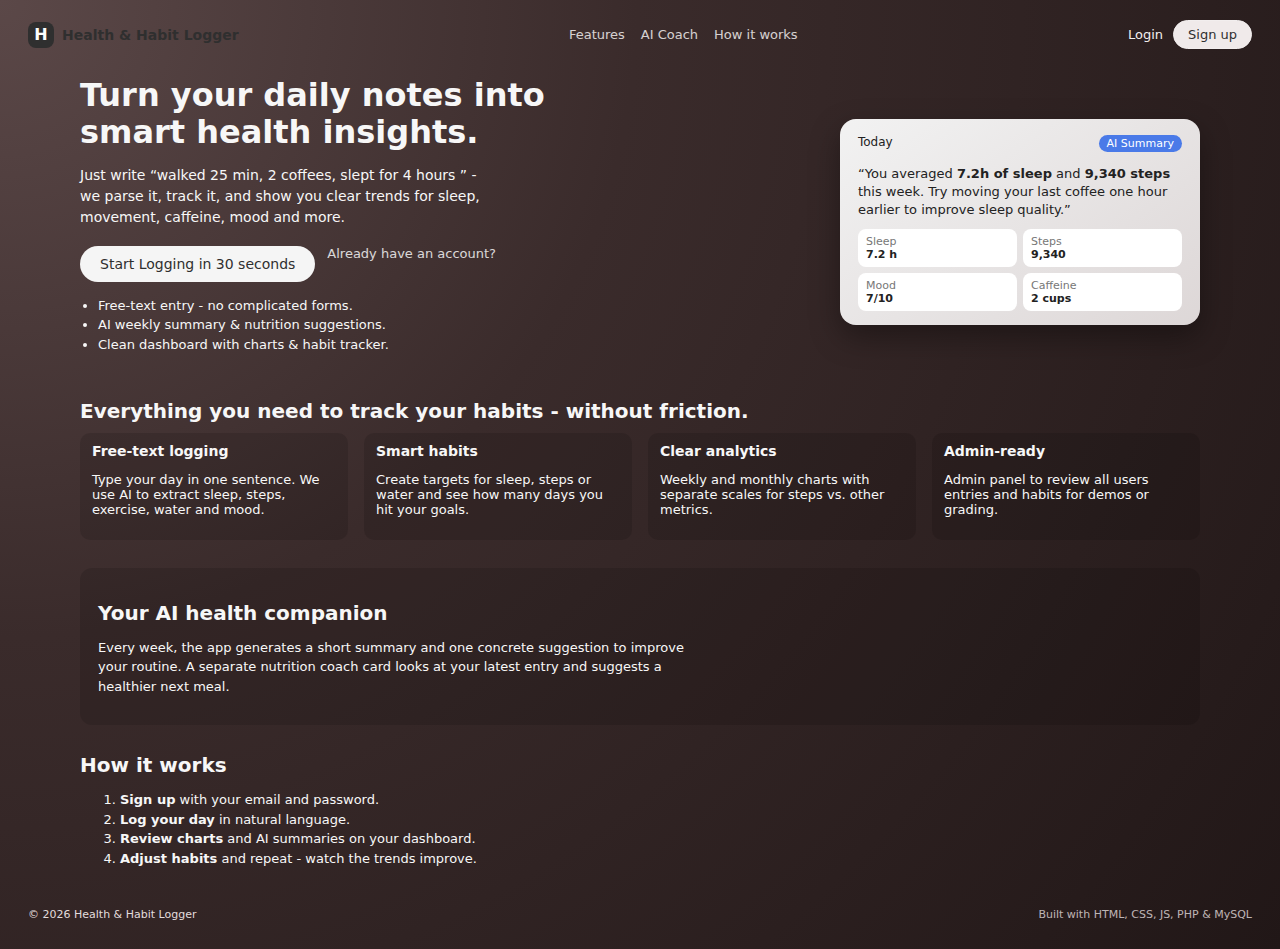
<file: Frontend/index.html>
<!DOCTYPE html>
<html lang="en">
<head>
    <meta charset="UTF-8">
    <meta name="viewport" content="width=device-width, initial-scale=1.0">
    <title>Health & Habit Logger</title>
    <link rel="stylesheet" href="style/style.css">
</head>
<body>
    <div class="landing-shell">
        <header class="landing-header">
            <div class="landing-logo">
                <div class="brand-mark">H</div>
                <span class="brand-text">Health & Habit Logger</span>
            </div>

            <nav class="landing-nav-links">
                <a href="#features">Features</a>
                <a href="#ai">AI Coach</a>
                <a href="#how-it-works">How it works</a>
            </nav>

            <div class="landing-nav-actions">
                <a href="login.html" class="landing-link">Login</a>
                <a href="register.html" class="landing-cta-small">Sign up</a>
            </div>
        </header>

        <main class="landing-main">
            <section class="landing-hero">
                <div class="landing-hero-text">
                    <h1>Turn your daily notes into<br>smart health insights.</h1>
                    <p>
                        Just write “walked 25 min, 2 coffees, slept for 4 hours ” - 
                        we parse it, track it, and show you clear trends for sleep,
                        movement, caffeine, mood and more.
                    </p>

                    <div class="landing-hero-actions">
                        <a href="register.html" class="landing-cta-main">
                            Start Logging in 30 seconds
                        </a>
                        <a href="login.html" class="landing-ghost-link">
                            Already have an account?
                        </a>
                    </div>

                    <ul class="landing-bullets">
                        <li>Free-text entry - no complicated forms.</li>
                        <li>AI weekly summary & nutrition suggestions.</li>
                        <li>Clean dashboard with charts & habit tracker.</li>
                    </ul>
                </div>

                <div class="landing-hero-preview">
                    <div class="landing-preview-card">
                        <div class="landing-preview-header">
                            <span>Today</span>
                            <span class="landing-preview-pill">AI Summary</span>
                        </div>
                        <p class="landing-preview-text">
                            “You averaged <strong>7.2h of sleep</strong> and 
                            <strong>9,340 steps</strong> this week.  
                            Try moving your last coffee one hour earlier to improve sleep quality.”
                        </p>

                        <div class="landing-mini-grid">
                            <div class="landing-mini-stat">
                                <span class="label">Sleep</span>
                                <span class="value">7.2 h</span>
                            </div>
                            <div class="landing-mini-stat">
                                <span class="label">Steps</span>
                                <span class="value">9,340</span>
                            </div>
                            <div class="landing-mini-stat">
                                <span class="label">Mood</span>
                                <span class="value">7/10</span>
                            </div>
                            <div class="landing-mini-stat">
                                <span class="label">Caffeine</span>
                                <span class="value">2 cups</span>
                            </div>
                        </div>
                    </div>
                </div>
            </section>

            <section id="features" class="landing-section">
                <h2>Everything you need to track your habits - without friction.</h2>
                <div class="landing-feature-grid">
                    <div class="landing-feature-card">
                        <h3>Free-text logging</h3>
                        <p>Type your day in one sentence. We use AI to extract sleep, steps, exercise, water and mood.</p>
                    </div>
                    <div class="landing-feature-card">
                        <h3>Smart habits</h3>
                        <p>Create targets for sleep, steps or water and see how many days you hit your goals.</p>
                    </div>
                    <div class="landing-feature-card">
                        <h3>Clear analytics</h3>
                        <p>Weekly and monthly charts with separate scales for steps vs. other metrics.</p>
                    </div>
                    <div class="landing-feature-card">
                        <h3>Admin-ready</h3>
                        <p>Admin panel to review all users entries and habits for demos or grading.</p>
                    </div>
                </div>
            </section>

            <section id="ai" class="landing-section landing-section-soft">
                <h2>Your AI health companion</h2>
                <p class="landing-section-text">
                    Every week, the app generates a short summary and one concrete suggestion to improve your
                    routine. A separate nutrition coach card looks at your latest entry and suggests a healthier
                    next meal.
                </p>
            </section>

            <section id="how-it-works" class="landing-section">
                <h2>How it works</h2>
                <ol class="landing-steps">
                    <li><strong>Sign up</strong> with your email and password.</li>
                    <li><strong>Log your day</strong> in natural language.</li>
                    <li><strong>Review charts</strong> and AI summaries on your dashboard.</li>
                    <li><strong>Adjust habits</strong> and repeat - watch the trends improve.</li>
                </ol>
            </section>
        </main>

        <footer class="landing-footer">
            <span>© <span id="yearSpan"></span> Health & Habit Logger</span>
            <span class="landing-footer-small">Built with HTML, CSS, JS, PHP & MySQL</span>
        </footer>
    </div>

    <script>
        document.getElementById('yearSpan').textContent = new Date().getFullYear();
    </script>
</body>
</html>
</file>
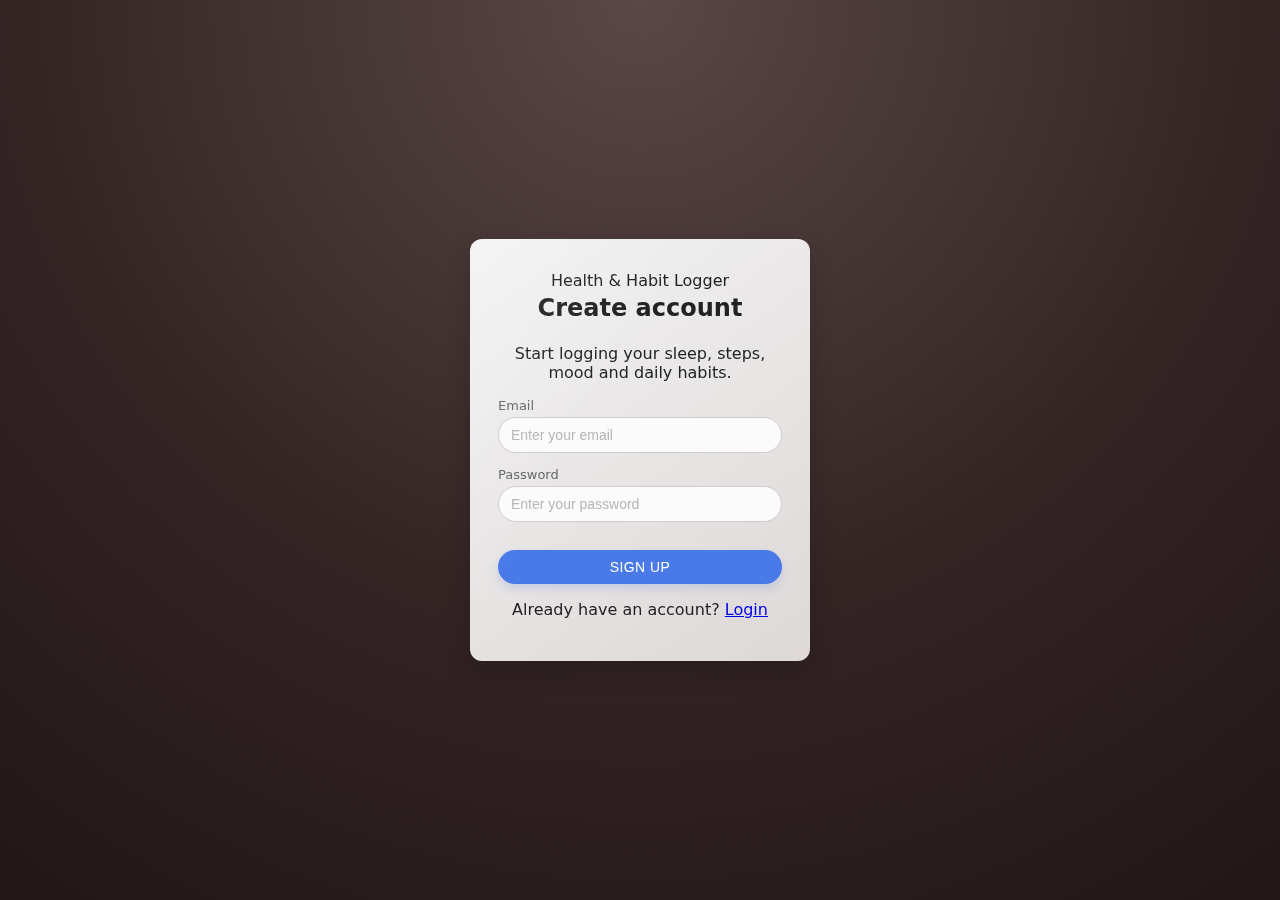
<file: Frontend/register.html>
<!DOCTYPE html>
<html lang="en">
<head>
    <meta charset="UTF-8">
    <meta name="viewport" content="width=device-width, initial-scale=1.0">
    <title>Register – Health & Habit Logger</title>
    <link rel="stylesheet" href="style/style.css">
</head>
<body>
    <div class="auth-shell">
        <div class="auth-card">
            <div class="auth-brand">
                <span class="auth-logo-dot"></span>
                <span class="auth-brand-text">Health & Habit Logger</span>
            </div>

            <h2 class="auth-heading">Create account</h2>
            <p class="auth-subtitle">
                Start logging your sleep, steps, mood and daily habits.
            </p>

            <div class="auth-form-group">
                <label class="auth-label" for="emailInput">Email</label>
                <input class="auth-input" id="emailInput" type="email" placeholder="Enter your email">
            </div>

            <div class="auth-form-group">
                <label class="auth-label" for="passwordInput">Password</label>
                <input class="auth-input" id="passwordInput" type="password" placeholder="Enter your password">
            </div>

            <!-- keep id="loginButton" so your existing register.js still works -->
            <button class="auth-btn" id="loginButton" type="button">Sign up</button>

            <p class="auth-footer-text">
                Already have an account?
                <a href="login.html" class="auth-link">Login</a>
            </p>
        </div>
    </div>

    <script defer src="scripts/axios.js"></script>
    <script defer src="scripts/register.js"></script>
</body>
</html>
</file>
<file: Frontend/style/style.css>
/* =========================
   Global Design Tokens
   ========================= */
:root {
    --bg-dark: #4b3b3b;
    --bg-card: #e8e4e4;
    --bg-inner: #f7f7f7;

    --text-main: #222;
    --text-muted: #666;
    --text-soft: #999;

    --accent-dark: #2f2f2f;
    --accent-primary: #4a7ae8;
    --accent-primary-soft: rgba(74, 122, 232, 0.08);
    --accent-danger: #c34141;
    --accent-success: #3f8f55;

    --border-soft: #d1caca;
    --border-strong: #b0a6a6;

    --radius-sm: 4px;
    --radius-md: 8px;
    --radius-lg: 12px;
    --radius-pill: 999px;

    --shadow-soft: 0 10px 25px rgba(0, 0, 0, 0.18);

    --font-main: system-ui, -apple-system, BlinkMacSystemFont, "Segoe UI", sans-serif;
}

/* Reset-ish */
*,
*::before,
*::after {
    box-sizing: border-box;
}

html, body {
    margin: 0;
    padding: 0;
}

body {
    font-family: var(--font-main);
    background: #f4f4f4;
    color: var(--text-main);
}

/* Simple scroll styling */
body {
    scrollbar-width: thin;
    scrollbar-color: var(--accent-primary-soft) transparent;
}
body::-webkit-scrollbar {
    width: 8px;
}
body::-webkit-scrollbar-thumb {
    background: var(--accent-primary-soft);
    border-radius: 4px;
}

/* Utility */
.hidden {
    display: none !important;
}

/* =========================
   AUTH PAGES (Login / Register)
   ========================= */

.auth-shell {
    min-height: 100vh;
    background: radial-gradient(circle at top, #5a4747 0, #342525 55%, #221616 100%);
    display: flex;
    align-items: center;
    justify-content: center;
    padding: 24px;
}

.auth-card {
    width: 340px;
    max-width: 90vw;
    padding: 32px 28px 26px;
    background: linear-gradient(145deg, #f2f2f2, #ded8d8);
    border-radius: var(--radius-lg);
    box-shadow: var(--shadow-soft);
    text-align: center;
    position: relative;
    overflow: hidden;
}

/* subtle top bar highlight */
.auth-card::before {
    content: "";
    position: absolute;
    inset: 0;
    background: linear-gradient(120deg, rgba(255,255,255,0.35), transparent 40%);
    pointer-events: none;
    mix-blend-mode: soft-light;
}

.auth-title {
    font-size: 13px;
    letter-spacing: 0.04em;
    text-transform: uppercase;
    color: var(--text-soft);
    margin-bottom: 8px;
}

.auth-heading {
    font-size: 24px;
    margin: 4px 0 22px;
    font-weight: 600;
}

.auth-form-group {
    text-align: left;
    margin-bottom: 14px;
}

.auth-label {
    font-size: 13px;
    margin-bottom: 4px;
    display: block;
    color: var(--text-muted);
}

.auth-input {
    width: 100%;
    padding: 9px 12px;
    border-radius: var(--radius-pill);
    border: 1px solid var(--border-soft);
    outline: none;
    font-size: 14px;
    background: #fbfbfb;
    transition: border-color 0.15s ease, box-shadow 0.15s ease, background 0.15s ease;
}

.auth-input::placeholder {
    color: #b5b5b5;
}

.auth-input:focus {
    border-color: var(--accent-primary);
    box-shadow: 0 0 0 2px var(--accent-primary-soft);
    background: #fff;
}

.auth-btn {
    margin-top: 14px;
    width: 100%;
    padding: 9px 0;
    border-radius: var(--radius-pill);
    border: none;
    background: var(--accent-primary);
    color: #fff;
    font-size: 14px;
    font-weight: 500;
    cursor: pointer;
    letter-spacing: 0.03em;
    text-transform: uppercase;
    transition: background 0.15s ease, transform 0.08s ease, box-shadow 0.15s ease;
    box-shadow: 0 5px 10px rgba(74, 122, 232, 0.2);
}

.auth-btn:hover {
    background: #3b65c4;
}

.auth-btn:active {
    transform: translateY(1px);
    box-shadow: 0 2px 5px rgba(74, 122, 232, 0.25);
}

.auth-footer-link {
    font-size: 12px;
    margin-top: 14px;
    text-align: right;
}

.auth-footer-link a {
    color: var(--text-muted);
    text-decoration: none;
}

.auth-footer-link a:hover {
    text-decoration: underline;
}

/* =========================
   DASHBOARD SHELL & LAYOUT
   ========================= */

.app-shell {
    min-height: 100vh;
    background: radial-gradient(circle at top left, #5b4848 0, #3a2b2b 45%, #211717 100%);
    padding: 24px;
    display: flex;
    justify-content: center;
    align-items: flex-start;
}

.app-container {
    width: 100%;
    max-width: 1120px;
    background: var(--bg-card);
    border-radius: var(--radius-lg);
    box-shadow: var(--shadow-soft);
    padding: 18px 22px 26px;
}

/* =========================
   TOP NAV
   ========================= */

.top-nav {
    display: flex;
    align-items: center;
    justify-content: space-between;
    margin-bottom: 18px;
    gap: 16px;
}

.top-nav-left {
    display: flex;
    align-items: center;
    gap: 16px;
}

/* Logo */
.brand-logo {
    display: flex;
    align-items: center;
    gap: 6px;
}

.brand-mark {
    width: 26px;
    height: 26px;
    border-radius: 8px;
    background: var(--accent-dark);
    color: #fff;
    font-size: 16px;
    font-weight: 700;
    display: flex;
    align-items: center;
    justify-content: center;
}

.brand-text {
    font-size: 14px;
    font-weight: 600;
    color: var(--accent-dark);
}

.nav-tabs {
    display: flex;
    gap: 6px;
    flex-wrap: wrap;
}

.nav-tab {
    padding: 6px 14px;
    font-size: 13px;
    border-radius: var(--radius-pill);
    border: none;
    background: #f2eeee;
    cursor: pointer;
    color: var(--text-main);
    transition: background 0.1s ease, box-shadow 0.12s ease, transform 0.06s ease, color 0.1s ease;
}

.nav-tab:hover {
    background: #ffffff;
    box-shadow: 0 0 0 1px var(--border-soft);
}

.nav-tab.active {
    background: #ffffff;
    color: var(--accent-dark);
    box-shadow: 0 0 0 1px var(--accent-primary-soft);
}

.nav-actions {
    display: flex;
    gap: 8px;
}

/* Buttons (top-right) */

.btn-outline,
.btn-primary {
    padding: 6px 14px;
    font-size: 13px;
    border-radius: var(--radius-pill);
    cursor: pointer;
    border: 1px solid var(--accent-dark);
    background: transparent;
    color: var(--accent-dark);
    transition: background 0.1s ease, color 0.1s ease, box-shadow 0.12s ease;
}

.btn-outline:hover {
    background: rgba(0, 0, 0, 0.04);
}

.btn-primary {
    background: var(--accent-dark);
    color: #fff;
}

.btn-primary:hover {
    background: #111;
}

/* =========================
   TAB SECTIONS
   ========================= */

.tab-section {
    margin-top: 8px;
}

/* Card layout */
.card {
    background: var(--bg-inner);
    border-radius: var(--radius-lg);
    padding: 14px 16px 12px;
    border: 1px solid var(--border-soft);
    margin-bottom: 12px;
}

.card-title {
    font-size: 14px;
    font-weight: 600;
    margin-bottom: 8px;
    color: var(--accent-dark);
}

/* =========================
   DASHBOARD: AI Summary & Entry Creation
   ========================= */

.summary-text {
    font-size: 13px;
    color: var(--text-muted);
    line-height: 1.5;
}

.entry-create textarea {
    width: 100%;
    resize: vertical;
    min-height: 70px;
    border-radius: var(--radius-md);
    border: 1px solid var(--border-soft);
    padding: 8px 10px;
    font-size: 13px;
    background: #fff;
    outline: none;
    transition: border-color 0.15s ease, box-shadow 0.15s ease, background 0.15s ease;
}

.entry-create textarea::placeholder {
    color: var(--text-soft);
}

.entry-create textarea:focus {
    border-color: var(--accent-primary);
    box-shadow: 0 0 0 2px var(--accent-primary-soft);
    background: #ffffff;
}

.entry-create button {
    margin-top: 8px;
    padding: 6px 16px;
    border-radius: var(--radius-pill);
    border: none;
    background: var(--accent-primary);
    color: #fff;
    font-size: 13px;
    cursor: pointer;
    transition: background 0.12s ease, transform 0.06s ease, box-shadow 0.12s ease;
    box-shadow: 0 4px 8px rgba(74, 122, 232, 0.18);
}

.entry-create button:hover {
    background: #3b65c4;
}

.entry-create button:active {
    transform: translateY(1px);
    box-shadow: 0 1px 3px rgba(74, 122, 232, 0.24);
}

/* =========================
   ENTRIES LIST + PAGINATION
   ========================= */

.entry-card {
    background: #ffffff;
    border-radius: var(--radius-md);
    padding: 8px 10px;
    border: 1px solid var(--border-soft);
    margin-bottom: 6px;
    font-size: 12px;
}

.entry-card > div:first-child {
    font-weight: 600;
    margin-bottom: 2px;
}

.entry-card > div:last-child {
    color: var(--text-muted);
}

/* Pagination controls */

.entries-pagination {
    display: flex;
    align-items: center;
    justify-content: flex-end;
    gap: 8px;
    margin-top: 6px;
    font-size: 12px;
}

.entries-pagination button {
    padding: 4px 10px;
    border-radius: var(--radius-pill);
    border: 1px solid var(--border-soft);
    background: #fff;
    cursor: pointer;
}

.entries-pagination button:hover:not(:disabled) {
    background: #f0f0f0;
}

.entries-pagination button:disabled {
    opacity: 0.5;
    cursor: default;
}

/* Edit/Delete Entry */

.entry-edit {
    margin-top: 6px;
}

.entry-edit-row {
    display: flex;
    gap: 8px;
    align-items: flex-start;
    margin-bottom: 6px;
}

.entry-edit-row input {
    width: 90px;
    padding: 5px 8px;
    border-radius: var(--radius-sm);
    border: 1px solid var(--border-soft);
    font-size: 12px;
}

.entry-edit-row textarea {
    flex: 1;
    min-height: 48px;
    resize: vertical;
    padding: 6px 8px;
    border-radius: var(--radius-sm);
    border: 1px solid var(--border-soft);
    font-size: 12px;
}

.entry-edit-buttons {
    display: flex;
    gap: 8px;
    justify-content: flex-end;
}

.entry-edit-buttons button {
    padding: 5px 12px;
    border-radius: var(--radius-pill);
    border: none;
    cursor: pointer;
    font-size: 12px;
    color: #fff;
}

.entry-edit-buttons .update {
    background: var(--accent-success);
}

.entry-edit-buttons .update:hover {
    background: #306b41;
}

.entry-edit-buttons .delete {
    background: var(--accent-danger);
}

.entry-edit-buttons .delete:hover {
    background: #a23232;
}

/* =========================
   HABITS SECTION
   ========================= */

.habits-form {
    display: flex;
    gap: 8px;
    flex-wrap: wrap;
    margin-bottom: 10px;
}

.habits-form select,
.habits-form input {
    padding: 5px 8px;
    border-radius: var(--radius-sm);
    border: 1px solid var(--border-soft);
    font-size: 12px;
    background: #fff;
}

.habits-form button {
    padding: 6px 10px;
    border-radius: var(--radius-pill);
    border: none;
    background: var(--accent-primary);
    color: #fff;
    font-size: 12px;
    cursor: pointer;
}

.habits-form button:hover {
    background: #3b65c4;
}

.habit-card {
    background: #ffffff;
    border-radius: var(--radius-md);
    padding: 6px 8px;
    border: 1px solid var(--border-soft);
    margin-bottom: 4px;
    font-size: 12px;
}

.habits-edit-row {
    margin-top: 10px;
    display: flex;
    gap: 6px;
    flex-wrap: wrap;
}

.habits-edit-row input {
    padding: 5px 8px;
    border-radius: var(--radius-sm);
    border: 1px solid var(--border-soft);
    font-size: 12px;
}

/* =========================
   ANALYTICS / CHARTS
   ========================= */

.charts-wrapper {
    display: flex;
    flex-direction: column;
    gap: 12px;
}

.chart-container {
    background: #ffffff;
    border-radius: var(--radius-md);
    border: 1px solid var(--border-soft);
    padding: 10px 10px 8px;
}

.chart-hint {
    font-size: 11px;
    color: var(--text-soft);
    margin-top: 6px;
}

.nutrition-text {
    font-size: 13px;
    line-height: 1.45;
    color: var(--text-muted);
}

.nutrition-image {
    margin-top: 8px;
    max-width: 100%;
    border-radius: var(--radius-md);
}

/* =========================
   ADMIN PAGE
   ========================= */

.admin-shell {
    min-height: 100vh;
    background: var(--bg-dark);
    padding: 24px;
    display: flex;
    justify-content: center;
}

.admin-container {
    max-width: 1100px;
    width: 100%;
    background: var(--bg-card);
    border-radius: var(--radius-lg);
    box-shadow: var(--shadow-soft);
    padding: 20px 24px 28px;
}

.admin-header {
    display: flex;
    justify-content: space-between;
    align-items: center;
    margin-bottom: 16px;
}

.admin-section-title {
    margin: 16px 0 8px;
    font-size: 14px;
    font-weight: 600;
}

.admin-table {
    width: 100%;
    border-collapse: collapse;
    font-size: 12px;
    margin-bottom: 20px;
    background: #fff;
    border-radius: var(--radius-md);
    overflow: hidden;
}

.admin-table th,
.admin-table td {
    border: 1px solid var(--border-soft);
    padding: 4px 6px;
    text-align: left;
}

.admin-table th {
    background: #f2f2f2;
    font-weight: 600;
}

/* =========================
   RESPONSIVE
   ========================= */

@media (max-width: 768px) {
    .app-shell {
        padding: 12px;
    }

    .app-container {
        padding: 14px;
    }

    .top-nav {
        flex-direction: column;
        align-items: flex-start;
    }

    .nav-actions {
        align-self: stretch;
        justify-content: flex-end;
    }

    .entry-edit-row {
        flex-direction: column;
    }

    .entry-edit-row input {
        width: 100%;
    }

    .habits-form {
        flex-direction: column;
    }

    .habits-form select,
    .habits-form input {
        width: 100%;
    }
}

/* =========================
   LANDING PAGE
   ========================= */

.landing-shell {
    min-height: 100vh;
    background: radial-gradient(circle at top left, #5b4848 0, #3a2b2b 40%, #211717 100%);
    color: #f7f7f7;
    display: flex;
    flex-direction: column;
    padding: 20px 28px 28px;
}

.landing-header {
    display: flex;
    align-items: center;
    justify-content: space-between;
    gap: 20px;
    margin-bottom: 18px;
}

.landing-logo {
    display: flex;
    align-items: center;
    gap: 8px;
}

.landing-nav-links {
    display: flex;
    gap: 16px;
    font-size: 13px;
}

.landing-nav-links a {
    color: #f2eeee;
    text-decoration: none;
    opacity: 0.85;
}
.landing-nav-links a:hover {
    opacity: 1;
    text-decoration: underline;
}

.landing-nav-actions {
    display: flex;
    gap: 10px;
    align-items: center;
}

.landing-link {
    font-size: 13px;
    color: #f2eeee;
    text-decoration: none;
}

.landing-cta-small {
    padding: 6px 14px;
    border-radius: 999px;
    border: 1px solid #f2eeee;
    font-size: 13px;
    color: #2f2f2f;
    background: #f0eaea;
    text-decoration: none;
}

.landing-main {
    flex: 1;
    max-width: 1120px;
    width: 100%;
    margin: 0 auto;
}

/* hero */

.landing-hero {
    display: grid;
    grid-template-columns: minmax(0, 1.6fr) minmax(0, 1.1fr);
    gap: 32px;
    align-items: center;
    margin-top: 10px;
    margin-bottom: 32px;
}

.landing-hero-text h1 {
    font-size: 32px;
    line-height: 1.15;
    margin: 0 0 12px;
}

.landing-hero-text p {
    font-size: 14px;
    line-height: 1.5;
    max-width: 420px;
}

.landing-hero-actions {
    margin-top: 18px;
    display: flex;
    gap: 12px;
    flex-wrap: wrap;
}

.landing-cta-main {
    padding: 10px 20px;
    border-radius: 999px;
    background: #f5f5f5;
    color: #2f2f2f;
    font-size: 14px;
    font-weight: 500;
    text-decoration: none;
}

.landing-ghost-link {
    font-size: 13px;
    color: #f5f5f5;
    text-decoration: none;
    opacity: 0.85;
}

.landing-ghost-link:hover {
    opacity: 1;
    text-decoration: underline;
}

.landing-bullets {
    margin-top: 14px;
    padding-left: 18px;
    font-size: 13px;
    line-height: 1.5;
}

/* hero preview */

.landing-hero-preview {
    display: flex;
    justify-content: flex-end;
}

.landing-preview-card {
    width: 100%;
    max-width: 360px;
    background: linear-gradient(145deg, #f2f2f2, #ddd7d7);
    color: #222;
    padding: 16px 18px 14px;
    border-radius: 16px;
    box-shadow: 0 12px 30px rgba(0, 0, 0, 0.35);
}

.landing-preview-header {
    display: flex;
    justify-content: space-between;
    font-size: 12px;
    margin-bottom: 8px;
}

.landing-preview-pill {
    padding: 2px 8px;
    border-radius: 999px;
    background: #4a7ae8;
    color: #fff;
    font-size: 11px;
}

.landing-preview-text {
    font-size: 13px;
    line-height: 1.4;
    margin-bottom: 10px;
}

.landing-mini-grid {
    display: grid;
    grid-template-columns: repeat(2, minmax(0, 1fr));
    gap: 6px;
}

.landing-mini-stat {
    background: #ffffff;
    border-radius: 8px;
    padding: 6px 8px;
    font-size: 11px;
}

.landing-mini-stat .label {
    color: #777;
    display: block;
}
.landing-mini-stat .value {
    font-weight: 600;
}

/* sections */

.landing-section {
    margin-bottom: 28px;
}

.landing-section h2 {
    font-size: 20px;
    margin-bottom: 10px;
}

.landing-section-text {
    max-width: 600px;
    font-size: 13px;
    line-height: 1.5;
}

.landing-section-soft {
    background: rgba(0, 0, 0, 0.12);
    padding: 16px 18px;
    border-radius: 12px;
}

/* feature grid */

.landing-feature-grid {
    display: grid;
    grid-template-columns: repeat(4, minmax(0, 1fr));
    gap: 16px;
    margin-top: 10px;
}

.landing-feature-card {
    background: rgba(0, 0, 0, 0.12);
    border-radius: 10px;
    padding: 10px 12px;
    font-size: 13px;
}

.landing-feature-card h3 {
    font-size: 14px;
    margin: 0 0 6px;
}

/* steps */

.landing-steps {
    font-size: 13px;
    line-height: 1.5;
    max-width: 480px;
}

/* footer */

.landing-footer {
    margin-top: 12px;
    font-size: 11px;
    color: #e2dcdc;
    display: flex;
    justify-content: space-between;
    gap: 12px;
}

.landing-footer-small {
    opacity: 0.8;
}

/* responsive */

@media (max-width: 900px) {
    .landing-hero {
        grid-template-columns: 1fr;
    }
    .landing-hero-preview {
        justify-content: flex-start;
    }
    .landing-feature-grid {
        grid-template-columns: repeat(2, minmax(0, 1fr));
    }
}

@media (max-width: 640px) {
    .landing-shell {
        padding: 14px;
    }
    .landing-header {
        flex-direction: column;
        align-items: flex-start;
    }
    .landing-nav-links {
        flex-wrap: wrap;
    }
    .landing-feature-grid {
        grid-template-columns: 1fr;
    }
}
</file>
